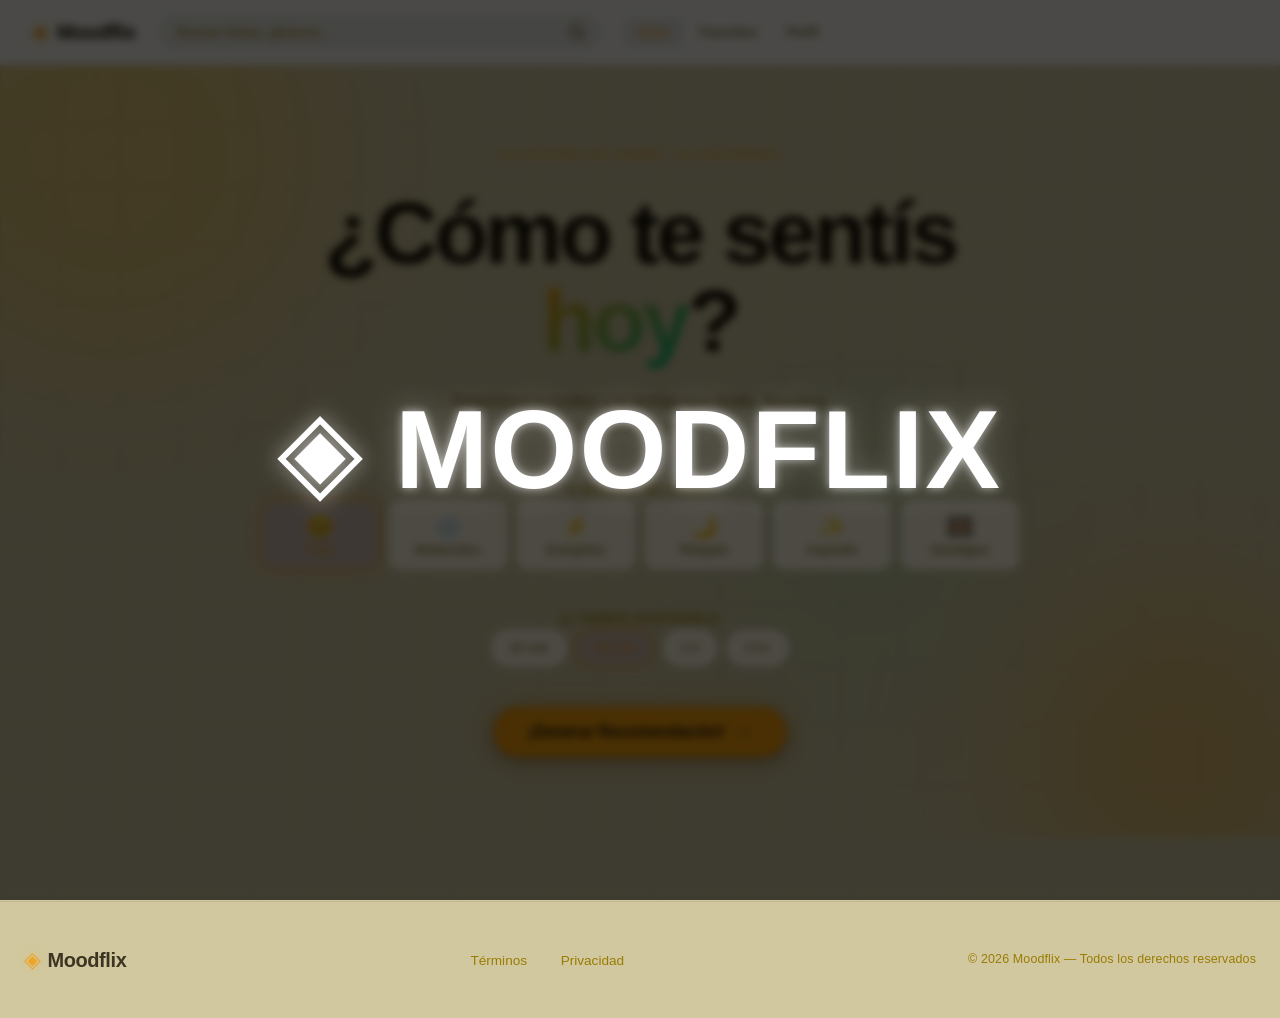
<file: index.html>
<!doctype html>
<html lang="en">
  <head>
    <meta charset="UTF-8" />
    <meta name="viewport" content="width=device-width, initial-scale=1.0" />
    <meta
      name="description"
      content="Moodflix — Descubrí películas y música según tu estado de ánimo y tiempo disponible."
    />
    <title>Moodflix</title>
    <link rel="stylesheet" href="/assets/css/styles.css" />
    <link rel="stylesheet" href="/assets/css/base.css" />
    <link rel="stylesheet" href="/assets/css/card.css" />
    <link rel="stylesheet" href="/assets/css/logo.css" />
  </head>

  <body>
    <!-- INTRO -->
    <div id="intro" class="intro">
      <div class="intro__content">
        <a href="/" class="intro__logo" aria-label="Moodflix — Ir al inicio">
          <span class="intro__icon" aria-hidden="true">◈</span>
          <span class="intro__title">Moodflix</span>
        </a>
      </div>
    </div>

    <!-- AUDIO -->
    <audio id="introSound" preload="auto">
      <source src="./assets/sound/intro.mp3" type="audio/mpeg" />
    </audio>

    <!-- nabvar -->
    <header class="navbar" role="banner">
      <div class="navbar__inner">
        <!-- Logo -->
        <a href="/" class="navbar__logo" aria-label="Moodflix — Ir al inicio">
          <span class="logo__icon" aria-hidden="true">◈</span>
          <span class="logo__text">Moodflix</span>
        </a>

        <!-- Buscador -->
        <div class="navbar__search" role="search">
          <label for="search-input" class="sr-only"
            >Buscar películas o música</label
          >
          <input
            id="search-input"
            type="search"
            class="search__input"
            placeholder="Buscar títulos, géneros…"
            aria-label="Buscar películas o música"
            autocomplete="off"
          />
          <button class="search__btn" aria-label="Ejecutar búsqueda">
            <svg
              aria-hidden="true"
              width="18"
              height="18"
              viewBox="0 0 24 24"
              fill="none"
              stroke="currentColor"
              stroke-width="2"
              stroke-linecap="round"
              stroke-linejoin="round"
            >
              <circle cx="11" cy="11" r="8" />
              <line x1="21" y1="21" x2="16.65" y2="16.65" />
            </svg>
          </button>
        </div>

        <!-- Navegación desktop -->
        <nav class="navbar__nav" aria-label="Navegación principal">
          <ul class="nav__list" role="list">
            <li>
              <a
                href="index.html"
                class="nav__link nav__link--active"
                aria-current="page"
                >Inicio</a
              >
            </li>
            <li>
              <a href="/pages/favorites.html" class="nav__link">Favoritos</a>
            </li>
            <li><a href="/pages/user.html" class="nav__link">Perfil</a></li>
          </ul>
        </nav>

        <!-- Botón hamburguesa (mobile) -->
        <button
          class="navbar__hamburger"
          id="menu-toggle"
          aria-controls="mobile-menu"
          aria-expanded="false"
          aria-label="Abrir menú de navegación"
        >
          <span class="hamburger__bar"></span>
          <span class="hamburger__bar"></span>
          <span class="hamburger__bar"></span>
        </button>
      </div>
      <!-- /.navbar__inner -->

      <!-- Menú mobile desplegable -->
      <nav class="mobile-menu" id="mobile-menu" aria-label="Menú móvil" hidden>
        <ul class="mobile-menu__list" role="list">
          <li>
            <a href="index.html" class="mobile-menu__link" aria-current="page"
              >Inicio</a
            >
          </li>
          <li>
            <a href="/pages/favorites.html" class="mobile-menu__link"
              >Favoritos</a
            >
          </li>
          <li>
            <a href="/pages/user.html" class="mobile-menu__link">Perfil</a>
          </li>
        </ul>
      </nav>
    </header>

    <!-- main -->
    <main id="main-content">
      <!-- ---- HERO / FILTROS ---- -->
      <section class="hero" aria-labelledby="hero-heading">
        <!-- Fondo decorativo -->
        <div class="hero__bg" aria-hidden="true">
          <div class="hero__orb hero__orb--1"></div>
          <div class="hero__orb hero__orb--2"></div>
          <div class="hero__orb hero__orb--3"></div>
          <div class="hero__grid-lines"></div>
        </div>

        <div class="hero__content">
          <p class="hero__eyebrow">Tu estado de ánimo. Tu universo.</p>
          <h1 id="hero-heading" class="hero__title">
            ¿Cómo te sentís<br />
            <em>hoy</em>?
          </h1>
          <p class="hero__subtitle">
            Seleccioná tu humor y el tiempo que tenés. Nosotros hacemos el
            resto.
          </p>

          <!-- Formulario de filtros -->
          <form
            class="filters"
            aria-label="Filtros de recomendación"
            novalidate
          >
            <!-- Estado de Ánimo -->
            <fieldset class="filter-group" aria-describedby="mood-desc">
              <legend class="filter-group__legend">
                <span aria-hidden="true">✦</span> Estado de ánimo
              </legend>
              <p id="mood-desc" class="sr-only">
                Seleccioná un estado de ánimo para personalizar tus
                recomendaciones
              </p>
              <div
                class="mood-grid"
                role="group"
                aria-label="Opciones de estado de ánimo"
              >
                <button
                  type="button"
                  class="mood-btn mood-btn--active"
                  aria-pressed="true"
                  data-mood="feliz"
                >
                  <span class="mood-btn__emoji" aria-hidden="true">😊</span>
                  <span class="mood-btn__label">Feliz</span>
                </button>
                <button
                  type="button"
                  class="mood-btn"
                  aria-pressed="false"
                  data-mood="melancolico"
                >
                  <span class="mood-btn__emoji" aria-hidden="true">🌧️</span>
                  <span class="mood-btn__label">Melancólico</span>
                </button>
                <button
                  type="button"
                  class="mood-btn"
                  aria-pressed="false"
                  data-mood="energetico"
                >
                  <span class="mood-btn__emoji" aria-hidden="true">⚡</span>
                  <span class="mood-btn__label">Energético</span>
                </button>
                <button
                  type="button"
                  class="mood-btn"
                  aria-pressed="false"
                  data-mood="relajado"
                >
                  <span class="mood-btn__emoji" aria-hidden="true">🌙</span>
                  <span class="mood-btn__label">Relajado</span>
                </button>
                <button
                  type="button"
                  class="mood-btn"
                  aria-pressed="false"
                  data-mood="inspirado"
                >
                  <span class="mood-btn__emoji" aria-hidden="true">✨</span>
                  <span class="mood-btn__label">Inspirado</span>
                </button>
                <button
                  type="button"
                  class="mood-btn"
                  aria-pressed="false"
                  data-mood="nostalgico"
                >
                  <span class="mood-btn__emoji" aria-hidden="true">🎞️</span>
                  <span class="mood-btn__label">Nostálgico</span>
                </button>
              </div>
            </fieldset>

            <!-- Tiempo disponible -->
            <fieldset class="filter-group">
              <legend class="filter-group__legend">
                <span aria-hidden="true">◷</span> Tiempo disponible
              </legend>
              <div
                class="time-options"
                role="group"
                aria-label="Opciones de tiempo disponible"
              >
                <label class="time-label">
                  <input
                    class="time-radio"
                    type="radio"
                    name="time"
                    value="15"
                    aria-label="15 minutos"
                  />
                  <span class="time-label__pill">15 min</span>
                </label>
                <label class="time-label">
                  <input
                    class="time-radio"
                    type="radio"
                    name="time"
                    value="30"
                    aria-label="30 minutos"
                    checked
                  />
                  <span class="time-label__pill">30 min</span>
                </label>
                <label class="time-label">
                  <input
                    class="time-radio"
                    type="radio"
                    name="time"
                    value="60"
                    aria-label="1 hora"
                  />
                  <span class="time-label__pill">1 h</span>
                </label>
                <label class="time-label">
                  <input
                    class="time-radio"
                    type="radio"
                    name="time"
                    value="120"
                    aria-label="2 horas o más"
                  />
                  <span class="time-label__pill">2 h+</span>
                </label>
              </div>
            </fieldset>

            <!-- CTA -->
            <button
              type="submit"
              class="cta-btn"
              aria-label="Generar recomendaciones personalizadas"
            >
              <span class="cta-btn__text">¡Generar Recomendación!</span>
              <span class="cta-btn__icon" aria-hidden="true">→</span>
            </button>
          </form>
        </div>
        <!-- /.hero__content -->
      </section>

      <!-- grid de resultados -->
      <section class="results" aria-labelledby="results-heading" hidden>
        <div class="results__header">
          <h2 id="results-heading" class="results__title">Para vos, ahora</h2>
          <p class="results__subtitle">
            Basado en tu estado de ánimo
            <strong id="results-mood-label">Feliz</strong> · 30 min
          </p>
        </div>

        <ul
          class="cards-grid"
          role="list"
          aria-label="Recomendaciones de contenido"
        ></ul>
      </section>
    </main>

    <!-- footer -->
    <footer class="footer" role="contentinfo">
      <div class="footer__inner">
        <!-- Logo footer -->
        <a
          href="/"
          class="footer__logo"
          aria-label="Moodflix — volver al inicio"
        >
          <span class="logo__icon" aria-hidden="true">◈</span>
          <span class="logo__text">Moodflix</span>
        </a>

        <!-- Links legales -->
        <nav class="footer__nav" aria-label="Navegación legal">
          <ul class="footer__list" role="list">
            <li><a href="/terminos" class="footer__link">Términos</a></li>
            <li><a href="/privacidad" class="footer__link">Privacidad</a></li>
          </ul>
        </nav>

        <!-- Copyright -->
        <p class="footer__copy">
          © 2026 Moodflix — Todos los derechos reservados
        </p>
      </div>
    </footer>

    <!-- Scripts -->
    <script src="/assets/js/main.js" type="module" defer></script>
    <script src="/assets/js/recommendation.js" type="module" defer></script>
    <script src="/assets/js/search.js" type="module" defer></script>
    <script src="/assets/js/logo.js" defer></script>
  </body>
</html>
</file>
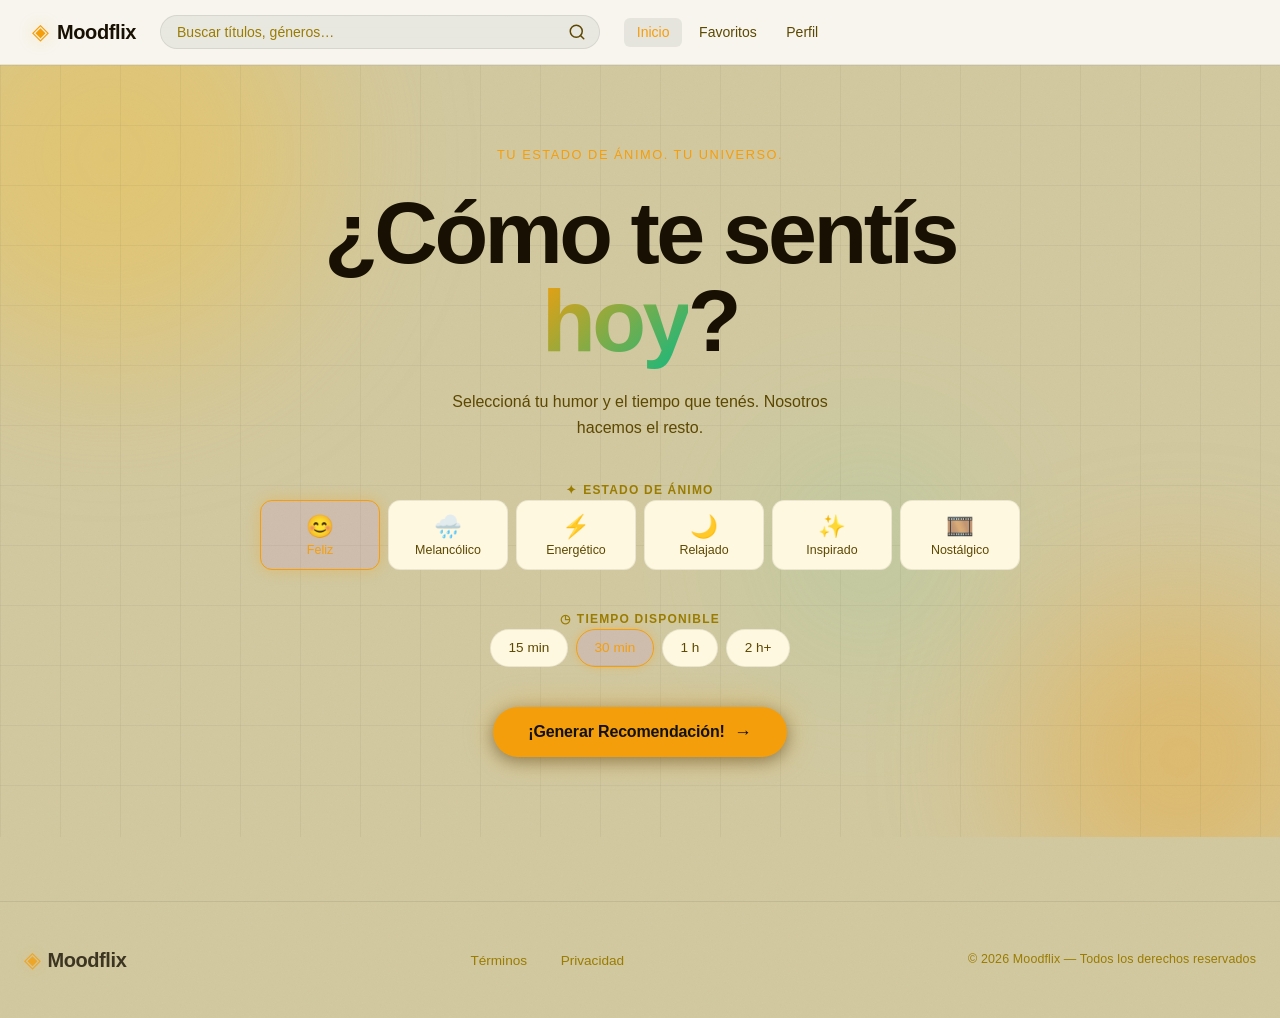
<file: pages/index.html>
<!DOCTYPE html>
<html lang="en">

<head>
    <meta charset="UTF-8">
    <meta name="viewport" content="width=device-width, initial-scale=1.0">
    <meta name="description"
        content="Moodflix — Descubrí películas y música según tu estado de ánimo y tiempo disponible." />
    <title>Moodflix</title>
    <link rel="stylesheet" href="/assets/css/styles.css" />
    <link rel="stylesheet" href="/assets/css/base.css" />
    <link rel="stylesheet" href="/assets/css/card.css">
</head>

<body>
    <!-- nabvar -->
    <header class="navbar" role="banner">
        <div class="navbar__inner">

            <!-- Logo -->
            <a href="/" class="navbar__logo" aria-label="Moodflix — Ir al inicio">
                <span class="logo__icon" aria-hidden="true">◈</span>
                <span class="logo__text">Moodflix</span>
            </a>

            <!-- Buscador -->
            <div class="navbar__search" role="search">
                <label for="search-input" class="sr-only">Buscar películas o música</label>
                <input id="search-input" type="search" class="search__input" placeholder="Buscar títulos, géneros…"
                    aria-label="Buscar películas o música" autocomplete="off" />
                <button class="search__btn" aria-label="Ejecutar búsqueda">
                    <svg aria-hidden="true" width="18" height="18" viewBox="0 0 24 24" fill="none" stroke="currentColor"
                        stroke-width="2" stroke-linecap="round" stroke-linejoin="round">
                        <circle cx="11" cy="11" r="8" />
                        <line x1="21" y1="21" x2="16.65" y2="16.65" />
                    </svg>
                </button>
            </div>

            <!-- Navegación desktop -->
            <nav class="navbar__nav" aria-label="Navegación principal">
                <ul class="nav__list" role="list">
                    <li><a href="/pages/index.html" class="nav__link nav__link--active" aria-current="page">Inicio</a></li>
                    <li><a href="/pages/favorites.html" class="nav__link">Favoritos</a></li>
                    <li><a href="/pages/user.html" class="nav__link">Perfil</a></li>
                </ul>
            </nav>

            <!-- Botón hamburguesa (mobile) -->
            <button class="navbar__hamburger" id="menu-toggle" aria-controls="mobile-menu" aria-expanded="false"
                aria-label="Abrir menú de navegación">
                <span class="hamburger__bar"></span>
                <span class="hamburger__bar"></span>
                <span class="hamburger__bar"></span>
            </button>

        </div><!-- /.navbar__inner -->

        <!-- Menú mobile desplegable -->
        <nav class="mobile-menu" id="mobile-menu" aria-label="Menú móvil" hidden>
            <ul class="mobile-menu__list" role="list">
                <li><a href="/pages/index.html" class="mobile-menu__link" aria-current="page">Inicio</a></li>
                <li><a href="/pages/favorites.html" class="mobile-menu__link">Favoritos</a></li>
                <li><a href="/pages/user.html" class="mobile-menu__link">Perfil</a></li>
            </ul>
        </nav>

    </header>

    <!-- main -->
    <main id="main-content">

        <!-- ---- HERO / FILTROS ---- -->
        <section class="hero" aria-labelledby="hero-heading">

            <!-- Fondo decorativo -->
            <div class="hero__bg" aria-hidden="true">
                <div class="hero__orb hero__orb--1"></div>
                <div class="hero__orb hero__orb--2"></div>
                <div class="hero__orb hero__orb--3"></div>
                <div class="hero__grid-lines"></div>
            </div>

            <div class="hero__content">
                <p class="hero__eyebrow">Tu estado de ánimo. Tu universo.</p>
                <h1 id="hero-heading" class="hero__title">
                    ¿Cómo te sentís<br />
                    <em>hoy</em>?
                </h1>
                <p class="hero__subtitle">Seleccioná tu humor y el tiempo que tenés. Nosotros hacemos el resto.</p>

                <!-- Formulario de filtros -->
                <form class="filters" aria-label="Filtros de recomendación" novalidate>

                    <!-- Estado de Ánimo -->
                    <fieldset class="filter-group" aria-describedby="mood-desc">
                        <legend class="filter-group__legend">
                            <span aria-hidden="true">✦</span> Estado de ánimo
                        </legend>
                        <p id="mood-desc" class="sr-only">Seleccioná un estado de ánimo para personalizar tus
                            recomendaciones</p>
                        <div class="mood-grid" role="group" aria-label="Opciones de estado de ánimo">
                            <button type="button" class="mood-btn mood-btn--active" aria-pressed="true"
                                data-mood="feliz">
                                <span class="mood-btn__emoji" aria-hidden="true">😊</span>
                                <span class="mood-btn__label">Feliz</span>
                            </button>
                            <button type="button" class="mood-btn" aria-pressed="false" data-mood="melancolico">
                                <span class="mood-btn__emoji" aria-hidden="true">🌧️</span>
                                <span class="mood-btn__label">Melancólico</span>
                            </button>
                            <button type="button" class="mood-btn" aria-pressed="false" data-mood="energetico">
                                <span class="mood-btn__emoji" aria-hidden="true">⚡</span>
                                <span class="mood-btn__label">Energético</span>
                            </button>
                            <button type="button" class="mood-btn" aria-pressed="false" data-mood="relajado">
                                <span class="mood-btn__emoji" aria-hidden="true">🌙</span>
                                <span class="mood-btn__label">Relajado</span>
                            </button>
                            <button type="button" class="mood-btn" aria-pressed="false" data-mood="inspirado">
                                <span class="mood-btn__emoji" aria-hidden="true">✨</span>
                                <span class="mood-btn__label">Inspirado</span>
                            </button>
                            <button type="button" class="mood-btn" aria-pressed="false" data-mood="nostalgico">
                                <span class="mood-btn__emoji" aria-hidden="true">🎞️</span>
                                <span class="mood-btn__label">Nostálgico</span>
                            </button>
                        </div>
                    </fieldset>

                    <!-- Tiempo disponible -->
                    <fieldset class="filter-group">
                        <legend class="filter-group__legend">
                            <span aria-hidden="true">◷</span> Tiempo disponible
                        </legend>
                        <div class="time-options" role="group" aria-label="Opciones de tiempo disponible">
                            <label class="time-label">
                                <input class="time-radio" type="radio" name="time" value="15" aria-label="15 minutos" />
                                <span class="time-label__pill">15 min</span>
                            </label>
                            <label class="time-label">
                                <input class="time-radio" type="radio" name="time" value="30" aria-label="30 minutos"
                                    checked />
                                <span class="time-label__pill">30 min</span>
                            </label>
                            <label class="time-label">
                                <input class="time-radio" type="radio" name="time" value="60" aria-label="1 hora" />
                                <span class="time-label__pill">1 h</span>
                            </label>
                            <label class="time-label">
                                <input class="time-radio" type="radio" name="time" value="120"
                                    aria-label="2 horas o más" />
                                <span class="time-label__pill">2 h+</span>
                            </label>
                        </div>
                    </fieldset>

                    <!-- CTA -->
                    <button type="submit" class="cta-btn" aria-label="Generar recomendaciones personalizadas">
                        <span class="cta-btn__text">¡Generar Recomendación!</span>
                        <span class="cta-btn__icon" aria-hidden="true">→</span>
                    </button>

                </form>
            </div><!-- /.hero__content -->
        </section>

        <!-- grid de resultados -->
         <section class="results" aria-labelledby="results-heading" hidden>
            <div class="results__header">
                <h2 id="results-heading" class="results__title">Para vos, ahora</h2>
                <p class="results__subtitle">Basado en tu estado de ánimo <strong id="results-mood-label">Feliz</strong>
                    · 30
                    min</p>
            </div>

            <ul class="cards-grid" role="list" aria-label="Recomendaciones de contenido">
            </ul>
        </section>

    </main>

    <!-- footer -->
    <footer class="footer" role="contentinfo">
        <div class="footer__inner">

            <!-- Logo footer -->
            <a href="/" class="footer__logo" aria-label="Moodflix — volver al inicio">
                <span class="logo__icon" aria-hidden="true">◈</span>
                <span class="logo__text">Moodflix</span>
            </a>

            <!-- Links legales -->
            <nav class="footer__nav" aria-label="Navegación legal">
                <ul class="footer__list" role="list">
                    <li><a href="/terminos" class="footer__link">Términos</a></li>
                    <li><a href="/privacidad" class="footer__link">Privacidad</a></li>
                </ul>
            </nav>

            <!-- Copyright -->
            <p class="footer__copy">© 2026 Moodflix — Todos los derechos reservados</p>

        </div>
    </footer>

    <!-- Scripts -->
    <script src="/assets/js/main.js" type="module" defer></script>
    <script src="/assets/js/recommendation.js" type="module" defer></script>
</body>

</html>
</file>
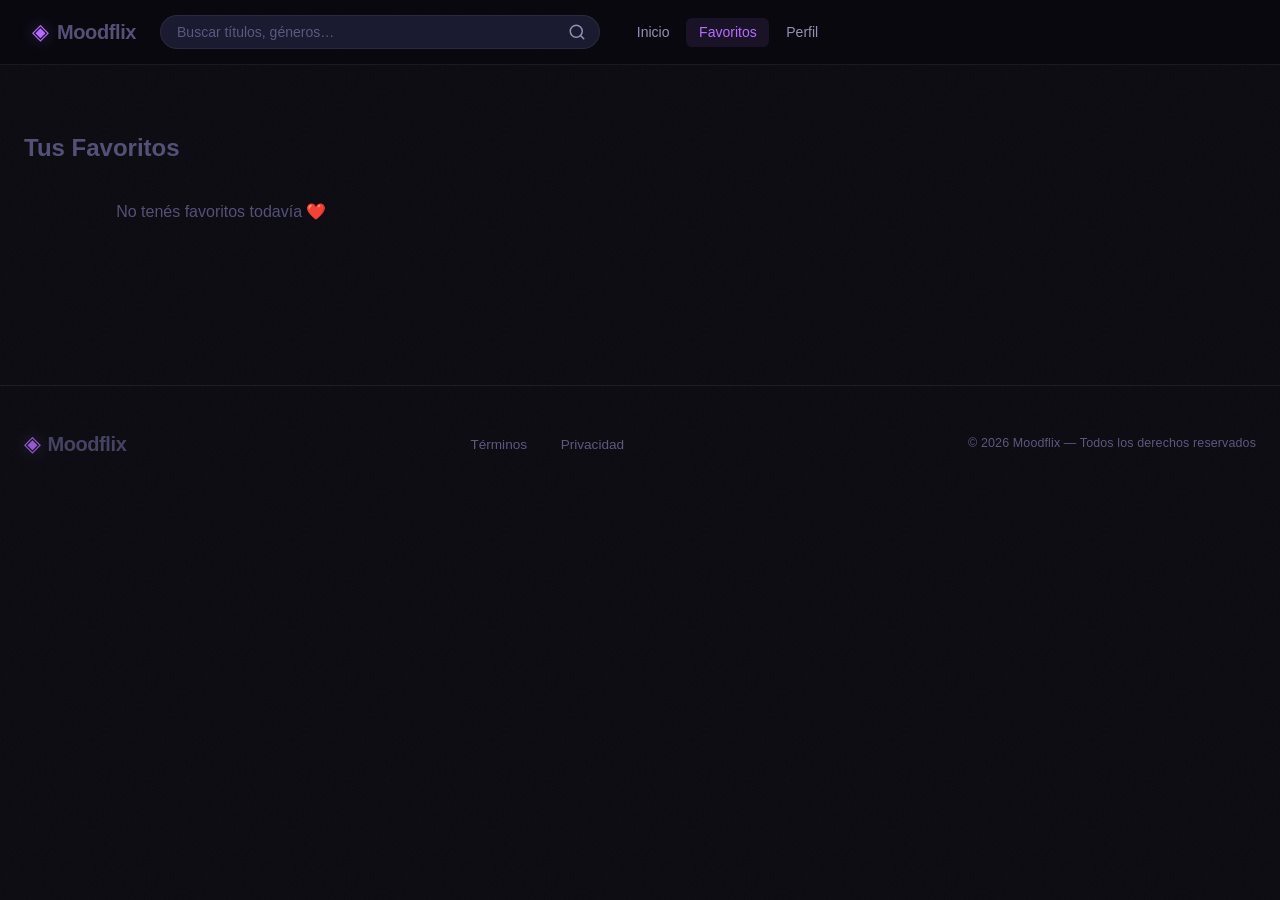
<file: pages/favorites.html>
<!DOCTYPE html>
<html lang="en">
<head>
    <meta charset="UTF-8">
    <meta name="viewport" content="width=device-width, initial-scale=1.0">
    <title>Favorites</title>
    <link rel="stylesheet" href="/assets/css/styles.css">
    <link rel="stylesheet" href="/assets/css/card.css">
    <link rel="stylesheet" href="/assets/css/base.css">
</head>
<body>
        <!-- nabvar -->
    <header class="navbar" role="banner">
        <div class="navbar__inner">

            <!-- Logo -->
            <a href="/" class="navbar__logo" aria-label="Moodflix — Ir al inicio">
                <span class="logo__icon" aria-hidden="true">◈</span>
                <span class="logo__text">Moodflix</span>
            </a>

            <!-- Buscador -->
            <div class="navbar__search" role="search">
                <label for="search-input" class="sr-only">Buscar películas o música</label>
                <input id="search-input" type="search" class="search__input" placeholder="Buscar títulos, géneros…"
                    aria-label="Buscar películas o música" autocomplete="off" />
                <button class="search__btn" aria-label="Ejecutar búsqueda">
                    <svg aria-hidden="true" width="18" height="18" viewBox="0 0 24 24" fill="none" stroke="currentColor"
                        stroke-width="2" stroke-linecap="round" stroke-linejoin="round">
                        <circle cx="11" cy="11" r="8" />
                        <line x1="21" y1="21" x2="16.65" y2="16.65" />
                    </svg>
                </button>
            </div>

            <!-- Navegación desktop -->
            <nav class="navbar__nav" aria-label="Navegación principal">
                <ul class="nav__list" role="list">
                    <li><a href="../index.html" class="nav__link">Inicio</a></li>
                    <li><a href="/pages/favorites.html" class="nav__link nav__link--active" aria-current="page">Favoritos</a></li>
                    <li><a href="/pages/user.html" class="nav__link">Perfil</a></li>
                </ul>
            </nav>

            <!-- Botón hamburguesa (mobile) -->
            <button class="navbar__hamburger" id="menu-toggle" aria-controls="mobile-menu" aria-expanded="false"
                aria-label="Abrir menú de navegación">
                <span class="hamburger__bar"></span>
                <span class="hamburger__bar"></span>
                <span class="hamburger__bar"></span>
            </button>

        </div><!-- /.navbar__inner -->

        <!-- Menú mobile desplegable -->
        <nav class="mobile-menu" id="mobile-menu" aria-label="Menú móvil" hidden>
            <ul class="mobile-menu__list" role="list">
                <li><a href="../index.html" class="mobile-menu__link">Inicio</a></li>
                <li><a href="/pages/favorites.html" class="mobile-menu__link" aria-current="page">Favoritos</a></li>
                <li><a href="/pages/user.html" class="mobile-menu__link">Perfil</a></li>
            </ul>
        </nav>

    </header>

    <main>
        <section class="results">
            <h1 class="favorites__title">Tus Favoritos</h1>
            <div id="favorites-container" class="favorites__container">
                <ul class="cards-grid"></ul>
            </div>
        </section>
    </main>

    <!-- footer -->
    <footer class="footer" role="contentinfo">
        <div class="footer__inner">

            <!-- Logo footer -->
            <a href="/" class="footer__logo" aria-label="Moodflix — volver al inicio">
                <span class="logo__icon" aria-hidden="true">◈</span>
                <span class="logo__text">Moodflix</span>
            </a>

            <!-- Links legales -->
            <nav class="footer__nav" aria-label="Navegación legal">
                <ul class="footer__list" role="list">
                    <li><a href="/terminos" class="footer__link">Términos</a></li>
                    <li><a href="/privacidad" class="footer__link">Privacidad</a></li>
                </ul>
            </nav>

            <!-- Copyright -->
            <p class="footer__copy">© 2026 Moodflix — Todos los derechos reservados</p>

        </div>
    </footer>
    
    <script type="module" src="/assets/js/favorite.js"></script>
    <script type="module" src="/assets/js/search.js"></script>
</body>
</html>
</file>
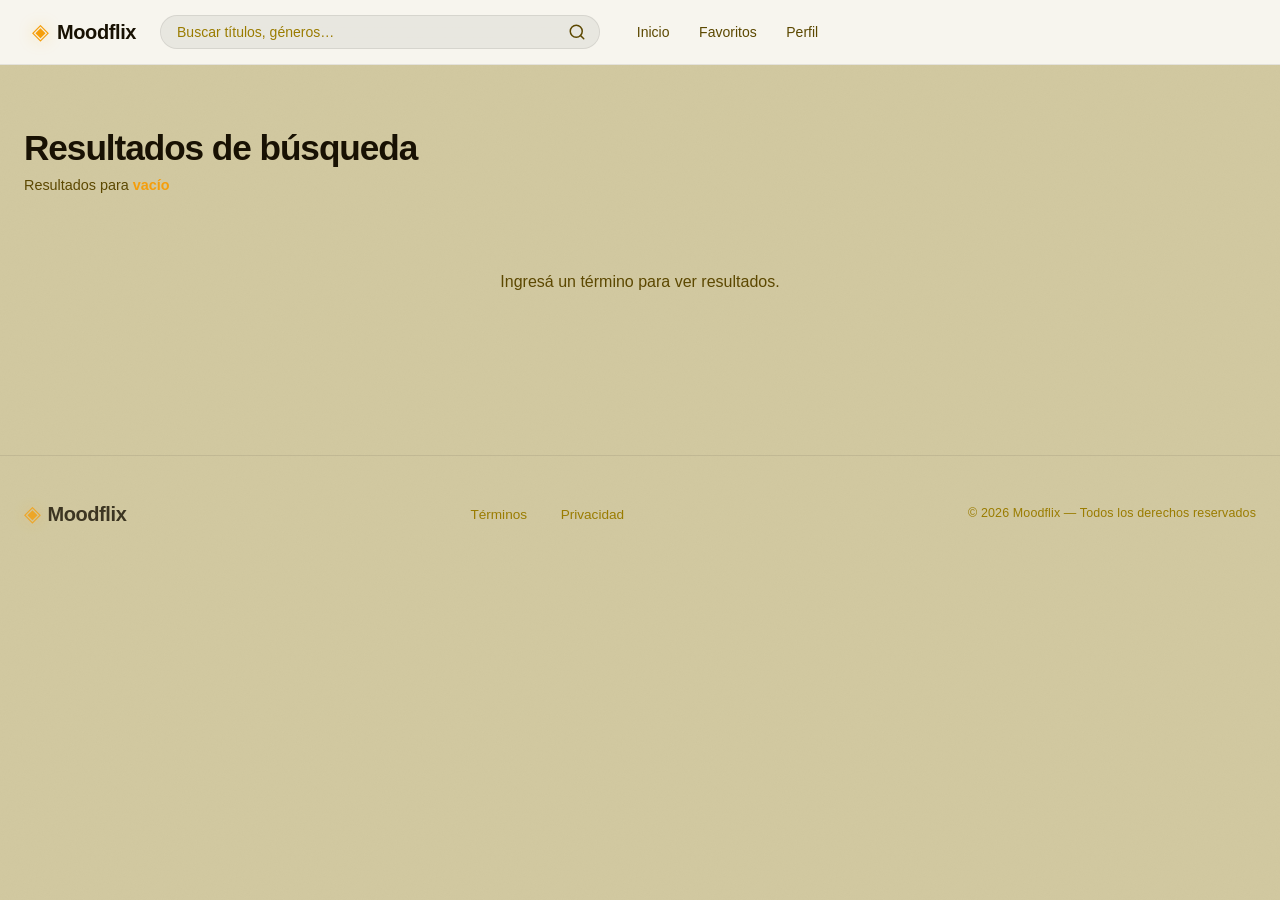
<file: pages/search.html>
<!DOCTYPE html>
<html lang="en">

<head>
  <meta charset="UTF-8" />
  <meta name="viewport" content="width=device-width, initial-scale=1.0" />
  <title>Resultados de búsqueda — Moodflix</title>
  <link rel="stylesheet" href="/assets/css/styles.css" />
  <link rel="stylesheet" href="/assets/css/base.css" />
  <link rel="stylesheet" href="/assets/css/card.css" />
</head>

<body>
  <header class="navbar" role="banner">
    <div class="navbar__inner">
      <a href="../index.html" class="navbar__logo" aria-label="Moodflix — Ir al inicio">
        <span class="logo__icon" aria-hidden="true">◈</span>
        <span class="logo__text">Moodflix</span>
      </a>

      <div class="navbar__search" role="search">
        <label for="search-input" class="sr-only">Buscar películas o música</label>
        <input id="search-input" type="search" class="search__input" placeholder="Buscar títulos, géneros…"
          aria-label="Buscar películas o música" autocomplete="off" />
        <button class="search__btn" aria-label="Ejecutar búsqueda">
          <svg aria-hidden="true" width="18" height="18" viewBox="0 0 24 24" fill="none" stroke="currentColor"
            stroke-width="2" stroke-linecap="round" stroke-linejoin="round">
            <circle cx="11" cy="11" r="8" />
            <line x1="21" y1="21" x2="16.65" y2="16.65" />
          </svg>
        </button>
      </div>

      <nav class="navbar__nav" aria-label="Navegación principal">
        <ul class="nav__list" role="list">
          <li><a href="../index.html" class="nav__link">Inicio</a></li>
          <li><a href="/pages/favorites.html" class="nav__link">Favoritos</a></li>
          <li><a href="/pages/user.html" class="nav__link">Perfil</a></li>
        </ul>
      </nav>

      <button class="navbar__hamburger" id="menu-toggle" aria-controls="mobile-menu" aria-expanded="false"
        aria-label="Abrir menú de navegación">
        <span class="hamburger__bar"></span>
        <span class="hamburger__bar"></span>
        <span class="hamburger__bar"></span>
      </button>
    </div>

    <nav class="mobile-menu" id="mobile-menu" aria-label="Menú móvil" hidden>
      <ul class="mobile-menu__list" role="list">
        <li><a href="../index.html" class="mobile-menu__link">Inicio</a></li>
        <li><a href="/pages/favorites.html" class="mobile-menu__link">Favoritos</a></li>
        <li><a href="/pages/user.html" class="mobile-menu__link">Perfil</a></li>
      </ul>
    </nav>
  </header>

  <main>
    <section class="results" aria-labelledby="results-heading">
      <div class="results__header">
        <h2 id="results-heading" class="results__title">Resultados de búsqueda</h2>
        <p class="results__subtitle">Resultados para <strong class="search-results__query">...</strong></p>
      </div>

      <ul class="cards-grid" role="list" aria-label="Resultados de búsqueda"></ul>
    </section>
  </main>

  <footer class="footer" role="contentinfo">
    <div class="footer__inner">
      <a href="../index.html" class="footer__logo" aria-label="Moodflix — volver al inicio">
        <span class="logo__icon" aria-hidden="true">◈</span>
        <span class="logo__text">Moodflix</span>
      </a>
      <nav class="footer__nav" aria-label="Navegación legal">
        <ul class="footer__list" role="list">
          <li><a href="/terminos" class="footer__link">Términos</a></li>
          <li><a href="/privacidad" class="footer__link">Privacidad</a></li>
        </ul>
      </nav>
      <p class="footer__copy">© 2026 Moodflix — Todos los derechos reservados</p>
    </div>
  </footer>

  <script src="/assets/js/main.js" type="module" defer></script>
  <script src="/assets/js/search-page.js" type="module" defer></script>
  <script src="/assets/js/search.js" type="module" defer></script>
</body>

</html>
</file>
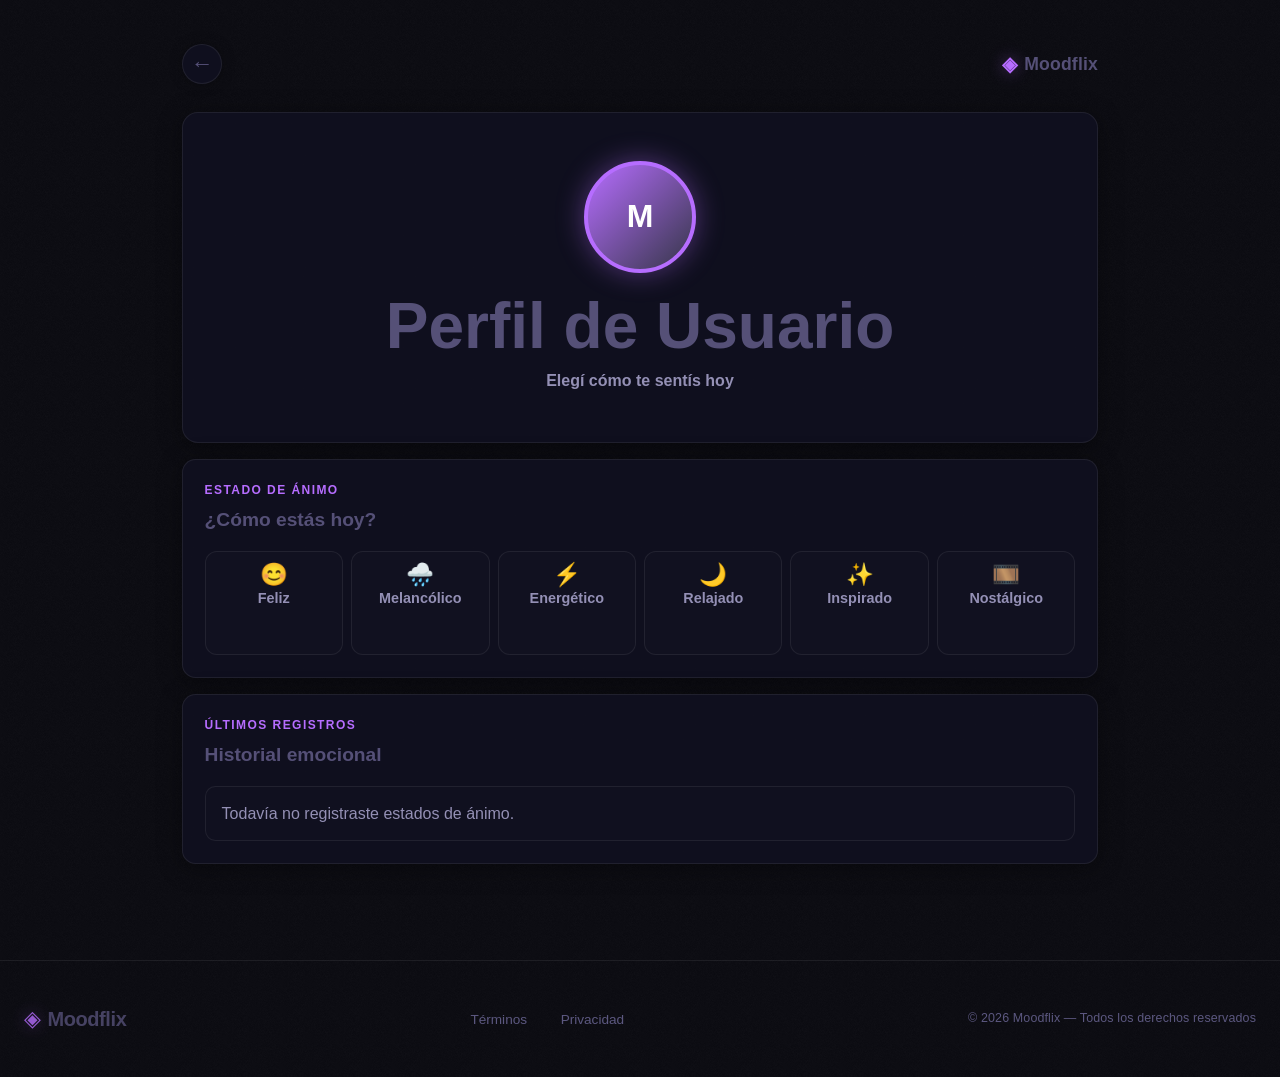
<file: pages/user.html>
<!DOCTYPE html>
<html lang="es">

<head>
    <meta charset="utf-8">
    <meta name="viewport" content="width=device-width, initial-scale=1">
    <title>Perfil - Moodflix</title>
    <link rel="stylesheet" href="../assets/css/user.css">
    <link rel="stylesheet" href="/assets/css/styles.css">
    <link rel="stylesheet" href="/assets/css/base.css">
</head>

<body>
    <main class="profile" id="main-content">

        <nav class="profile-nav" aria-label="Navegación del perfil">
            <a href="../index.html" class="profile-nav__back" aria-label="Volver al inicio">
                <span class="profile-nav__arrow" aria-hidden="true">←</span>
             </a>

             <a href="../index.html" class="profile-nav__logo" aria-label="Moodflix - Ir al inicio">
                 <span class="profile-nav__logo-icon" aria-hidden="true">◈</span>
                 <span class="profile-nav__logo-text">Moodflix</span>
            </a>
        </nav>

        <header class="profile__header">
            <div class="profile__avatar" id="profile-pic" aria-hidden="true">M</div>
            <p class="profile__eyebrow"></p>
            <h1>Perfil de Usuario</h1>
            <p id="mood-title" class="profile__mood" aria-live="polite">Elegí cómo te sentís hoy</p>
        </header>

        <section class="mood-panel" aria-labelledby="mood-heading">
            <div class="section-heading">
                <p class="section-heading__eyebrow">Estado de ánimo</p>
                <h2 id="mood-heading">¿Cómo estás hoy?</h2>
            </div>

            <div class="mood-grid" id="mood-options" role="group" aria-label="Opciones de estado de ánimo">
                <button class="mood-btn" type="button" data-mood="feliz" aria-pressed="false">
                    <span class="mood-btn__emoji" aria-hidden="true">😊</span>
                    <span class="mood-btn__label">Feliz</span>
                </button>
                <button class="mood-btn" type="button" data-mood="melancolico" aria-pressed="false">
                    <span class="mood-btn__emoji" aria-hidden="true">🌧️</span>
                    <span class="mood-btn__label">Melancólico</span>
                </button>
                <button class="mood-btn" type="button" data-mood="energetico" aria-pressed="false">
                    <span class="mood-btn__emoji" aria-hidden="true">⚡</span>
                    <span class="mood-btn__label">Energético</span>
                </button>
                <button class="mood-btn" type="button" data-mood="relajado" aria-pressed="false">
                    <span class="mood-btn__emoji" aria-hidden="true">🌙</span>
                    <span class="mood-btn__label">Relajado</span>
                </button>
                <button class="mood-btn" type="button" data-mood="inspirado" aria-pressed="false">
                    <span class="mood-btn__emoji" aria-hidden="true">✨</span>
                    <span class="mood-btn__label">Inspirado</span>
                </button>
                <button class="mood-btn" type="button" data-mood="nostalgico" aria-pressed="false">
                    <span class="mood-btn__emoji" aria-hidden="true">🎞️</span>
                    <span class="mood-btn__label">Nostálgico</span>
                </button>
            </div>
        </section>

        <section class="history-panel" aria-labelledby="history-heading">
            <div class="section-heading">
                <p class="section-heading__eyebrow">Últimos registros</p>
                <h2 id="history-heading">Historial emocional</h2>
            </div>
            <ul id="mood-history" class="history-list" aria-label="Últimos estados de ánimo"></ul>
        </section>

        <p id="mood-announcement" class="sr-only" aria-live="polite"></p>
    </main>

    <!-- footer -->
    <footer class="footer" role="contentinfo">
        <div class="footer__inner">

            <!-- Logo footer -->
            <a href="/" class="footer__logo" aria-label="Moodflix — volver al inicio">
                <span class="logo__icon" aria-hidden="true">◈</span>
                <span class="logo__text">Moodflix</span>
            </a>

            <!-- Links legales -->
            <nav class="footer__nav" aria-label="Navegación legal">
                <ul class="footer__list" role="list">
                    <li><a href="/terminos" class="footer__link">Términos</a></li>
                    <li><a href="/privacidad" class="footer__link">Privacidad</a></li>
                </ul>
            </nav>

            <!-- Copyright -->
            <p class="footer__copy">© 2026 Moodflix — Todos los derechos reservados</p>

        </div>
    </footer>

    <script src="../assets/js/user.js"></script>
</body>

</html>
</file>
<file: assets/css/styles.css>
@media (min-width: 0) {
  /* ----------------------------------------------------------------
   1. NAVBAR
  -------------------------------------------------------------- */
  .navbar {
    position: sticky;
    top: 0;
    z-index: 100;
    background: rgba(9, 9, 15, 0.85);
    backdrop-filter: blur(20px);
    -webkit-backdrop-filter: blur(20px);
    border-bottom: 1px solid var(--color-border);
  }

  .navbar__inner {
    display: flex;
    align-items: center;
    gap: var(--space-md);
    padding: 0.75rem var(--space-lg);
    max-width: 1280px;
    margin: 0 auto;
  }

  /* Logo */
  .navbar__logo {
    display: flex;
    align-items: center;
    gap: 0.5rem;
    flex-shrink: 0;
    transition: opacity var(--transition-fast);
  }

  .navbar__logo:hover {
    opacity: 0.85;
  }

  .logo__icon {
    font-size: 1.4rem;
    color: var(--color-accent);
    filter: drop-shadow(0 0 8px var(--color-accent-glow));
  }

  .logo__text {
    font-family: var(--font-display);
    font-size: 1.25rem;
    font-weight: 800;
    color: var(--color-text-primary);
    letter-spacing: -0.02em;
  }

  /* Buscador */
  .navbar__search {
    position: relative;
    flex: 1;
    max-width: 360px;
    margin: 0 auto;
  }

  .search__input {
    width: 100%;
    background: var(--color-surface-2);
    border: 1px solid var(--color-border);
    border-radius: var(--radius-full);
    color: var(--color-text-primary);
    font-family: var(--font-body);
    font-size: 0.875rem;
    padding: 0.5rem 2.75rem 0.5rem 1rem;
    transition: border-color var(--transition-base), box-shadow var(--transition-base);
    appearance: none;
  }

  .search__input::placeholder {
    color: var(--color-text-muted);
  }

  .search__input:focus-visible {
    border-color: var(--color-accent);
    box-shadow: 0 0 0 3px var(--color-accent-glow);
    outline: none;
  }

  .search__input::-webkit-search-cancel-button {
    display: none;
  }

  .search__btn {
    position: absolute;
    right: 0.65rem;
    top: 50%;
    transform: translateY(-50%);
    color: var(--color-text-secondary);
    display: flex;
    align-items: center;
    padding: 0.25rem;
    border-radius: var(--radius-sm);
    transition: color var(--transition-fast);
  }

  .search__btn:hover {
    color: var(--color-accent);
  }

  /* Nav desktop */
  .navbar__nav {
    display: none;
  }

  .nav__list {
    display: flex;
    align-items: center;
    gap: var(--space-xs);
  }

  .nav__link {
    font-size: 0.875rem;
    font-weight: 500;
    color: var(--color-text-secondary);
    padding: 0.4rem 0.8rem;
    border-radius: var(--radius-sm);
    transition: color var(--transition-fast), background var(--transition-fast);
  }

  .nav__link:hover {
    color: var(--color-text-primary);
    background: var(--color-surface-2);
  }

  .nav__link--active {
    color: var(--color-accent);
    background: rgba(182, 109, 255, 0.1);
  }

  /* Hamburguesa */
  .navbar__hamburger {
    display: flex;
    flex-direction: column;
    gap: 5px;
    padding: 0.5rem;
    border-radius: var(--radius-sm);
    flex-shrink: 0;
    margin-left: auto;
  }

  .hamburger__bar {
    display: block;
    width: 22px;
    height: 2px;
    background: var(--color-text-primary);
    border-radius: 2px;
    transition: transform var(--transition-base), opacity var(--transition-base);
    transform-origin: center;
  }

  .navbar__hamburger.is-open .hamburger__bar:nth-child(1) {
    transform: translateY(7px) rotate(45deg);
  }

  .navbar__hamburger.is-open .hamburger__bar:nth-child(2) {
    opacity: 0;
    transform: scaleX(0);
  }

  .navbar__hamburger.is-open .hamburger__bar:nth-child(3) {
    transform: translateY(-7px) rotate(-45deg);
  }

  /* Menú mobile */
  .mobile-menu {
    border-top: 1px solid var(--color-border);
    padding: var(--space-sm) 0;
    animation: slideDown 200ms ease forwards;
  }

  @keyframes slideDown {
    from {
      opacity: 0;
      transform: translateY(-8px);
    }

    to {
      opacity: 1;
      transform: translateY(0);
    }
  }

  .mobile-menu__link {
    display: block;
    padding: 0.75rem var(--space-lg);
    font-size: 0.9rem;
    font-weight: 500;
    color: var(--color-text-secondary);
    border-radius: var(--radius-sm);
    transition: color var(--transition-fast), background var(--transition-fast);
  }

  .mobile-menu__link:hover,
  .mobile-menu__link[aria-current="page"] {
    color: var(--color-accent);
    background: rgba(182, 109, 255, 0.06);
  }

  /* ----------------------------------------------------------------
   2. HERO
---------------------------------------------------------------- */
  .hero {
    position: relative;
    overflow: hidden;
    padding: var(--space-2xl) var(--space-lg);
    text-align: center;
  }

  .hero__bg {
    position: absolute;
    inset: 0;
    pointer-events: none;
    z-index: 0;
  }

  .hero__orb {
    position: absolute;
    border-radius: 50%;
    filter: blur(80px);
    opacity: 0.35;
  }

  .hero__orb--1 {
    width: 420px;
    height: 420px;
    background: var(--color-accent);
    top: -120px;
    left: -100px;
    animation: orbPulse 8s ease-in-out infinite alternate;
  }

  .hero__orb--2 {
    width: 320px;
    height: 320px;
    background: #4f2bff;
    bottom: -80px;
    right: -60px;
    animation: orbPulse 10s ease-in-out infinite alternate-reverse;
  }

  .hero__orb--3 {
    width: 200px;
    height: 200px;
    background: var(--color-neon);
    top: 50%;
    left: 60%;
    opacity: 0.15;
    animation: orbPulse 12s ease-in-out infinite alternate;
  }

  @keyframes orbPulse {
    from {
      transform: scale(1) translate(0, 0);
    }

    to {
      transform: scale(1.15) translate(20px, 15px);
    }
  }

  .hero__grid-lines {
    position: absolute;
    inset: 0;
    background-image:
      linear-gradient(rgba(255, 255, 255, 0.025) 1px, transparent 1px),
      linear-gradient(90deg, rgba(255, 255, 255, 0.025) 1px, transparent 1px);
    background-size: 60px 60px;
  }

  .hero__content {
    position: relative;
    z-index: 1;
    max-width: 760px;
    margin: 0 auto;
    display: flex;
    flex-direction: column;
    align-items: center;
    gap: var(--space-lg);
  }

  .hero__eyebrow {
    font-size: 0.8rem;
    font-weight: 500;
    letter-spacing: 0.12em;
    text-transform: uppercase;
    color: var(--color-accent);
  }

  .hero__title {
    font-family: var(--font-display);
    font-size: clamp(2.8rem, 8vw, 5.5rem);
    font-weight: 800;
    line-height: 1;
    letter-spacing: -0.04em;
    color: var(--color-text-primary);
  }

  .hero__title em {
    font-style: normal;
    background: linear-gradient(135deg, var(--color-accent) 0%, var(--color-neon) 100%);
    -webkit-background-clip: text;
    -webkit-text-fill-color: transparent;
    background-clip: text;
  }

  .hero__subtitle {
    font-size: 1rem;
    color: var(--color-text-secondary);
    max-width: 420px;
  }

  /* ----------------------------------------------------------------
   3. FILTROS
---------------------------------------------------------------- */
  .filters {
    width: 100%;
    display: flex;
    flex-direction: column;
    gap: var(--space-xl);
    align-items: center;
    margin-top: var(--space-md);
  }

  .filter-group {
    border: none;
    padding: 0;
    width: 100%;
    display: flex;
    flex-direction: column;
    gap: var(--space-md);
    align-items: center;
  }

  .filter-group__legend {
    font-family: var(--font-display);
    font-size: 0.75rem;
    font-weight: 700;
    letter-spacing: 0.1em;
    text-transform: uppercase;
    color: var(--color-text-muted);
    display: flex;
    align-items: center;
    gap: 0.35rem;
  }

  /* Mood buttons */
  .mood-grid {
    display: grid;
    grid-template-columns: repeat(3, 1fr);
    gap: var(--space-sm);
    width: 100%;
    max-width: 480px;
  }

  .mood-btn {
    display: flex;
    flex-direction: column;
    align-items: center;
    gap: 0.3rem;
    padding: 0.75rem 0.5rem;
    background: var(--color-surface);
    border: 1px solid var(--color-border);
    border-radius: var(--radius-md);
    color: var(--color-text-secondary);
    font-size: 0.78rem;
    font-weight: 500;
    transition:
      background var(--transition-base),
      border-color var(--transition-base),
      color var(--transition-base),
      transform var(--transition-fast),
      box-shadow var(--transition-base);
  }

  .mood-btn:hover {
    background: var(--color-surface-2);
    color: var(--color-text-primary);
    transform: translateY(-2px);
  }

  .mood-btn--active,
  .mood-btn[aria-pressed="true"] {
    background: rgba(182, 109, 255, 0.12);
    border-color: var(--color-accent);
    color: var(--color-accent);
    box-shadow: 0 0 16px var(--color-accent-glow);
  }

  .mood-btn__emoji {
    font-size: 1.4rem;
  }

  .mood-btn__label {
    line-height: 1;
  }

  /* Time pills */
  .time-options {
    display: flex;
    flex-wrap: wrap;
    gap: var(--space-sm);
    justify-content: center;
  }

  .time-label {
    cursor: pointer;
  }

  .time-radio {
    position: absolute;
    opacity: 0;
    width: 0;
    height: 0;
  }

  .time-label__pill {
    display: inline-block;
    padding: 0.45rem 1.1rem;
    background: var(--color-surface);
    border: 1px solid var(--color-border);
    border-radius: var(--radius-full);
    font-size: 0.85rem;
    font-weight: 500;
    color: var(--color-text-secondary);
    transition:
      background var(--transition-base),
      border-color var(--transition-base),
      color var(--transition-base),
      box-shadow var(--transition-base);
  }

  .time-radio:checked+.time-label__pill {
    background: rgba(182, 109, 255, 0.12);
    border-color: var(--color-accent);
    color: var(--color-accent);
    box-shadow: 0 0 10px var(--color-accent-glow);
  }

  .time-label:hover .time-label__pill {
    background: var(--color-surface-2);
    color: var(--color-text-primary);
  }

  .time-radio:focus-visible+.time-label__pill {
    outline: 2px solid var(--color-accent);
    outline-offset: 3px;
  }

  /* CTA */
  .cta-btn {
    display: inline-flex;
    align-items: center;
    gap: 0.6rem;
    padding: 0.9rem 2.2rem;
    background: var(--color-accent);
    color: #fff;
    font-family: var(--font-display);
    font-size: 1rem;
    font-weight: 700;
    letter-spacing: -0.01em;
    border-radius: var(--radius-full);
    box-shadow: 0 0 32px var(--color-accent-glow), 0 4px 16px rgba(0, 0, 0, 0.4);
    transition:
      transform var(--transition-fast),
      box-shadow var(--transition-base),
      background var(--transition-base);
    position: relative;
    overflow: hidden;
  }

  .cta-btn::before {
    content: '';
    position: absolute;
    top: 0;
    left: -100%;
    width: 60%;
    height: 100%;
    background: linear-gradient(90deg, transparent, rgba(255, 255, 255, 0.2), transparent);
    transition: left 500ms ease;
  }

  .cta-btn:hover::before {
    left: 150%;
  }

  .cta-btn:hover {
    transform: translateY(-2px) scale(1.02);
    box-shadow: 0 0 48px var(--color-accent-glow), 0 8px 24px rgba(0, 0, 0, 0.5);
  }

  .cta-btn:active {
    transform: translateY(0) scale(0.98);
  }

  .cta-btn__icon {
    font-size: 1.1rem;
    transition: transform var(--transition-base);
  }

  .cta-btn:hover .cta-btn__icon {
    transform: translateX(4px);
  }

  /* ----------------------------------------------------------------
   4. FOOTER
---------------------------------------------------------------- */
  .footer {
    border-top: 1px solid var(--color-border);
    padding: var(--space-xl) var(--space-lg);
    margin-top: var(--space-2xl);
  }

  .footer__inner {
    max-width: 1280px;
    margin: 0 auto;
    display: flex;
    flex-direction: column;
    align-items: center;
    gap: var(--space-lg);
    text-align: center;
  }

  .footer__logo {
    display: flex;
    align-items: center;
    gap: 0.4rem;
    opacity: 0.8;
    transition: opacity var(--transition-fast);
  }

  .footer__logo:hover {
    opacity: 1;
  }

  .footer__list {
    display: flex;
    gap: var(--space-lg);
    justify-content: center;
  }

  .footer__link {
    font-size: 0.85rem;
    color: var(--color-text-muted);
    transition: color var(--transition-fast);
    border-radius: var(--radius-sm);
    padding: 0.2rem 0.3rem;
  }

  .footer__link:hover {
    color: var(--color-accent);
  }

  .footer__copy {
    font-size: 0.78rem;
    color: var(--color-text-muted);
    letter-spacing: 0.01em;
  }
}

@media (min-width: 768px) {
  .navbar__nav {
    display: block;
  }

  .navbar__hamburger {
    display: none;
  }

  .mobile-menu {
    display: none !important;
  }

  .hero {
    padding: var(--space-2xl) var(--space-xl);
  }

  .mood-grid {
    grid-template-columns: repeat(6, 1fr);
    max-width: 100%;
  }

  .footer__inner {
    flex-direction: row;
    justify-content: space-between;
    text-align: left;
    flex-wrap: wrap;
  }
}

@media (min-width: 1024px) {
  .navbar__inner {
    padding: 0.875rem 2rem;
    gap: var(--space-lg);
  }

  .navbar__search {
    max-width: 440px;
    margin: 0;
  }

  .hero {
    padding: 5rem 2rem;
  }
}
</file>
<file: assets/css/base.css>
/* ----------------------------------------------------------------
   1. DESIGN TOKENS
---------------------------------------------------------------- */
:root {
  /* Colores */
  --color-bg:          #09090f;
  --color-surface:     #111120;
  --color-surface-2:   #1a1a30;
  --color-border:      rgba(255, 255, 255, 0.07);
  --color-accent:      #b66dff;
  --color-accent-glow: #b66dff66;
  --color-neon:        #00f5c4;
  --color-neon-dark:   #00f5c420;
  --color-amber:       #f3ac49;

  /* Texto */
  --color-text-primary:   #555077;
  --color-text-secondary: #9490b5;
  --color-text-muted:     #5c5880;

  /* Tipografía */
  --font-display: 'Syne', sans-serif;
  --font-body:    'DM Sans', sans-serif;

  /* Espaciado */
  --space-xs:  0.25rem;
  --space-sm:  0.5rem;
  --space-md:  1rem;
  --space-lg:  1.5rem;
  --space-xl:  2.5rem;
  --space-2xl: 4rem;

  /* Radios */
  --radius-sm:   0.375rem;
  --radius-md:   0.75rem;
  --radius-lg:   1.25rem;
  --radius-full: 9999px;

  /* Transiciones */
  --transition-fast: 150ms ease;
  --transition-base: 250ms cubic-bezier(0.4, 0, 0.2, 1);
  --transition-slow: 450ms cubic-bezier(0.4, 0, 0.2, 1);

  /* Sombras */
  --shadow-card: 0 4px 24px rgba(0,0,0,0.6);
  --shadow-glow: 0 0 32px var(--color-accent-glow);
}

/* ----------------------------------------------------------------
   2. RESET
---------------------------------------------------------------- */
*, *::before, *::after { box-sizing: border-box; margin: 0; padding: 0; }
html { scroll-behavior: smooth; }
img { display: block; max-width: 100%; height: auto; }
ul, ol { list-style: none; }
a { color: inherit; text-decoration: none; }
button { font-family: inherit; cursor: pointer; border: none; background: none; }

/* ----------------------------------------------------------------
   3. BODY & GRAIN
---------------------------------------------------------------- */
body {
  font-family: var(--font-body);
  font-size: 1rem;
  line-height: 1.6;
  color: var(--color-text-primary);
  background-color: var(--color-bg);
  -webkit-font-smoothing: antialiased;
  min-height: 100dvh;
  background-image: url("data:image/svg+xml,%3Csvg xmlns='http://www.w3.org/2000/svg' width='200' height='200'%3E%3Cfilter id='noise'%3E%3CfeTurbulence type='fractalNoise' baseFrequency='0.85' numOctaves='4' stitchTiles='stitch'/%3E%3CfeColorMatrix type='saturate' values='0'/%3E%3C/filter%3E%3Crect width='100%25' height='100%25' filter='url(%23noise)' opacity='0.035'/%3E%3C/svg%3E");
}

/* ----------------------------------------------------------------
   4. ACCESIBILIDAD
---------------------------------------------------------------- */
.sr-only {
  position: absolute;
  width: 1px; height: 1px;
  padding: 0; margin: -1px;
  overflow: hidden;
  clip: rect(0,0,0,0);
  white-space: nowrap;
  border: 0;
}

.skip-link {
  position: absolute;
  top: -100%;
  left: var(--space-md);
  background: var(--color-accent);
  color: #000;
  padding: var(--space-sm) var(--space-md);
  border-radius: var(--radius-sm);
  font-weight: 700;
  z-index: 999;
  transition: top var(--transition-fast);
}
.skip-link:focus { top: var(--space-sm); }

:focus-visible {
  outline: 2px solid var(--color-accent);
  outline-offset: 3px;
  border-radius: var(--radius-sm);
}

/* ----------------------------------------------------------------
   5. TRANSICIONES DE TEMA GLOBAL
---------------------------------------------------------------- */
body,
.navbar,
.hero,
.cta-btn,
.mood-btn,
.time-label__pill,
.footer,
.search__input,
.hero__orb {
  transition:
    background-color 0.5s ease,
    border-color     0.5s ease,
    color            0.5s ease,
    box-shadow       0.5s ease;
}

/* ----------------------------------------------------------------
   6. REDUCED MOTION
---------------------------------------------------------------- */
@media (prefers-reduced-motion: reduce) {
  *, *::before, *::after {
    animation-duration: 0.01ms !important;
    animation-iteration-count: 1 !important;
    transition-duration: 0.01ms !important;
  }
}

/* ----------------------------------------------------------------
   7. TEMA CLARO
---------------------------------------------------------------- */
body.theme--light .navbar {
  background: rgba(255, 255, 255, 0.82);
  border-bottom-color: var(--color-border);
}
body.theme--light .search__input {
  background: rgba(0, 0, 0, 0.06);
  color: var(--color-text-primary);
}
body.theme--light .search__input::placeholder { color: var(--color-text-muted); }
body.theme--light .nav__link--active { background: rgba(0, 0, 0, 0.07); }
body.theme--light .card { box-shadow: 0 2px 16px rgba(0, 0, 0, 0.12); }
body.theme--light .hero__grid-lines {
  background-image:
    linear-gradient(rgba(0,0,0,0.04) 1px, transparent 1px),
    linear-gradient(90deg, rgba(0,0,0,0.04) 1px, transparent 1px);
  background-size: 60px 60px;
}
</file>
<file: assets/css/card.css>
/* ----------------------------------------------------------------
   5. GRID DE RESULTADOS
---------------------------------------------------------------- */
.results {
  padding: var(--space-2xl) var(--space-lg);
  max-width: 1280px;
  margin: 0 auto;
}

.results__header {
  margin-bottom: var(--space-xl);
}

.results__title {
  font-family: var(--font-display);
  font-size: clamp(1.6rem, 4vw, 2.2rem);
  font-weight: 800;
  letter-spacing: -0.03em;
  color: var(--color-text-primary);
  line-height: 1.1;
}

.results__subtitle {
  margin-top: 0.4rem;
  font-size: 0.9rem;
  color: var(--color-text-secondary);
}
.results__subtitle strong { color: var(--color-accent); }

/* Grid de cards: mobile → 2 col, desktop → 3 col */
.cards-grid {
  display: grid;
  grid-template-columns: repeat(2, 1fr);
  gap: var(--space-md);
}

/* ---- Card ---- */
.card {
  border-radius: var(--radius-lg);
  overflow: hidden;
  background: var(--color-surface);
  border: 1px solid var(--color-border);
  box-shadow: var(--shadow-card);
  transition: transform var(--transition-base), box-shadow var(--transition-base), border-color var(--transition-base);
}
.card:hover {
  transform: translateY(-5px) scale(1.01);
  box-shadow: var(--shadow-card), 0 0 24px rgba(182,109,255,0.15);
  border-color: rgba(182,109,255,0.3);
}
/* Card destacada */
.card--featured {
  border-color: rgba(182,109,255,0.4);
  box-shadow: var(--shadow-card), 0 0 20px rgba(182,109,255,0.2);
}

.card__image-wrap {
  position: relative;
  aspect-ratio: 2/3;
  overflow: hidden;
}

.card__image {
  width: 100%;
  height: 100%;
  object-fit: cover;
  transition: transform var(--transition-slow);
}
.card:hover .card__image { transform: scale(1.06); }

/* Gradiente overlay inferior */
.card__overlay {
  position: absolute;
  inset: 0;
  background: linear-gradient(
    to bottom,
    transparent 40%,
    rgba(9, 9, 15, 0.85) 100%
  );
}

/* Badges */
.card__badge {
  position: absolute;
  top: 0.6rem;
  left: 0.6rem;
  font-size: 0.65rem;
  font-weight: 700;
  letter-spacing: 0.04em;
  padding: 0.25rem 0.55rem;
  border-radius: var(--radius-full);
  backdrop-filter: blur(10px);
  z-index: 1;
}
.card__badge--cinema {
  background: rgba(255, 179, 71, 0.2);
  color: var(--color-amber);
  border: 1px solid rgba(255, 179, 71, 0.3);
}
.card__badge--music {
  background: var(--color-neon-dark);
  color: var(--color-neon);
  border: 1px solid rgba(0, 245, 196, 0.3);
}

/* Tag Destacado */
.card__featured-tag {
  position: absolute;
  top: 0.6rem;
  right: 0.6rem;
  font-size: 0.6rem;
  font-weight: 700;
  letter-spacing: 0.06em;
  padding: 0.2rem 0.5rem;
  border-radius: var(--radius-full);
  background: rgba(182, 109, 255, 0.2);
  color: var(--color-accent);
  border: 1px solid rgba(182, 109, 255, 0.35);
  z-index: 1;
}

/* Cuerpo de la card */
.card__body {
  padding: 0.8rem;
  display: flex;
  flex-direction: column;
  gap: 0.35rem;
}

.card__title {
  font-family: var(--font-display);
  font-size: 0.95rem;
  font-weight: 700;
  letter-spacing: -0.02em;
  color: var(--color-text-primary);
  white-space: nowrap;
  overflow: hidden;
  text-overflow: ellipsis;
}

.card__meta {
  display: flex;
  align-items: center;
  justify-content: space-between;
  gap: var(--space-sm);
  flex-wrap: wrap;
}

.card__duration {
  display: flex;
  align-items: center;
  gap: 0.25rem;
  font-size: 0.72rem;
  color: var(--color-text-secondary);
}

.card__genre {
  font-size: 0.68rem;
  color: var(--color-text-muted);
  text-align: right;
}

/* ---- boton favorito ---- */
.favorite-btn {
  position: absolute;
  top: 12px;
  right: 12px;
  width: 42px;
  height: 42px;
  border: none;
  border-radius: 50%;
  background: rgba(0, 0, 0, 0.55);
  color: white;
  display: flex;
  align-items: center;
  justify-content: center;
  cursor: pointer;
  backdrop-filter: blur(4px);
  transition: all 0.2s ease;
  z-index: 5;
}

.favorite-btn:hover {
  transform: scale(1.08);
}

.favorite-btn.active {
  background: rgb(255, 0, 85);
}

.favorite-btn.active svg {
  fill: currentColor;
}

/* ---- 480px: cards en 3 col en mobile grande ---- */
@media (min-width: 480px) {
  .cards-grid {
    grid-template-columns: repeat(3, 1fr);
  }
}

@media (min-width: 768px) {
  /* Mood grid 6 col en una fila */
  .mood-grid {
    grid-template-columns: repeat(6, 1fr);
    max-width: 100%;
  }

}
/* ---- 1024px: desktop ---- */
@media (min-width: 1024px) {
  .cards-grid {
    grid-template-columns: repeat(4, 1fr);
    gap: var(--space-lg);
  }

}

/* ---- 1280px: wide desktop ---- */
@media (min-width: 1280px) {
  .cards-grid {
    grid-template-columns: repeat(3, 1fr);
  }
}
</file>
<file: assets/css/logo.css>
@media (min-width: 0) {
  /* BLOQUEA SCROLL */
  body.intro-active {
    overflow: hidden;
  }

  /* CAPA DE INTRO */
  .intro {
    position: fixed;
    inset: 0;
    z-index: 99999;

    display: flex;
    justify-content: center;
    align-items: center;

    background: rgba(0, 0, 0, 0.7);
    backdrop-filter: blur(4px);

    opacity: 1;
    visibility: visible;

    transition:
      opacity 1s ease,
      visibility 1s ease;
  }

  /* OCULTAR INTRO */
  .intro.hidden {
    opacity: 0;
    visibility: hidden;
    pointer-events: none;
  }

  /* LOGO */
  .intro__logo {
    display: flex;
    align-items: center;
    gap: 0.8rem;

    text-decoration: none;

    transform: scale(0.7);
    animation: introZoom 2.5s ease forwards;
  }

  /* ICONO INTRO */
  .intro__icon {
    font-size: 3rem;
    color: #ffffff;
    text-shadow: 0 0 20px rgba(255, 255, 255, 0.6);
  }

  /* TEXTO INTRO */
  .intro__title {
    font-size: 3rem;
    font-weight: 700;
    letter-spacing: 2px;
    color: white;
    text-transform: uppercase;

    text-shadow:
      0 0 10px rgba(255, 255, 255, 0.6),
      0 0 30px rgba(255, 255, 255, 0.3);
  }

  /* ANIMACIÓN */
  @keyframes introZoom {
    0% {
      transform: scale(0.6);
      opacity: 0;
    }

    40% {
      opacity: 1;
    }

    100% {
      transform: scale(1);
      opacity: 1;
    }
  }
}

@media (min-width: 768px) {
  .intro__logo {
    gap: 1.5rem;
  }

  .intro__icon {
    font-size: 5rem;
  }

  .intro__title {
    font-size: 5rem;
  }
}

@media (min-width: 1024px) {
  .intro__logo {
    gap: 2rem;
  }

  .intro__icon {
    font-size: 7rem;
  }

  .intro__title {
    font-size: 7rem;
  }
}
</file>
<file: assets/css/user.css>
:root {
  --color-bg: #09090f;
  --color-surface: #111120;
  --color-surface-2: #1a1a30;
  --color-border: rgba(255, 255, 255, 0.08);
  --color-text-primary: #f5f3ff;
  --color-text-secondary: #b9b4d8;
  --color-text-muted: #777198;
  --color-accent: #b66dff;
  --color-accent-glow: #b66dff66;
  --mood-color: var(--color-accent);
  --mood-glow: var(--color-accent-glow);
}
* {
  margin: 0;
  padding: 0;
  box-sizing: border-box;
}
body {
  min-height: 100vh;
  font-family: Arial, sans-serif;
  font-size: 1rem;
  color: var(--color-text-primary);
  background:
    linear-gradient(rgba(255, 255, 255, 0.025) 1px, transparent 1px),
    linear-gradient(90deg, rgba(255, 255, 255, 0.025) 1px, transparent 1px),
    linear-gradient(135deg, #09090f 0%, #111120 52%, #09090f 100%);
  background-size: 56px 56px, 56px 56px, auto;
}
button {
  font: inherit;
}
.profile {
  width: min(100%, 980px);
  margin: 0 auto;
  padding: 1.25rem;
}
.profile__header,
.mood-panel,
.history-panel {
  border: 1px solid var(--color-border);
  background: rgba(17, 17, 32, 0.88);
  box-shadow: 0 4px 24px rgba(0, 0, 0, 0.38);
}
.profile__header {
  display: grid;
  justify-items: center;
  gap: 0.65rem;
  padding: 2rem 1rem;
  text-align: center;
  border-radius: 1rem;
  transition:
    border-color 250ms ease,
    box-shadow 250ms ease,
    background-color 250ms ease;
}

.profile-nav {
  display: flex;
  align-items: center;
  justify-content: space-between;
  gap: 1rem;
  margin-bottom: 1rem;
  padding: 0.75rem 0;
}

.profile-nav__back,
.profile-nav__logo {
  display: inline-flex;
  align-items: center;
  color: var(--color-text-primary);
  text-decoration: none;
}

.profile-nav__back {
  justify-content: center;
  width: 2.5rem;
  height: 2.5rem;
  border: 1px solid var(--color-border);
  border-radius: 999px;
  background: rgba(17, 17, 32, 0.88);
  box-shadow: 0 0 14px rgba(0, 0, 0, 0.25);
  transition: transform 180ms ease, border-color 220ms ease, box-shadow 220ms ease;
}

.profile-nav__back:hover {
  transform: translateX(-2px);
  border-color: var(--mood-color);
  box-shadow: 0 0 14px var(--mood-glow);
}

.profile-nav__arrow {
  font-size: 1.4rem;
  line-height: 1;
}

.profile-nav__logo {
  gap: 0.45rem;
  font-weight: 800;
}

.profile-nav__logo-icon {
  color: var(--mood-color);
  font-size: 1.25rem;
  filter: drop-shadow(0 0 8px var(--mood-glow));
}

.profile-nav__logo-text {
  font-size: 1.1rem;
  letter-spacing: 0.01em;
}
.profile__avatar {
  display: grid;
  place-items: center;
  width: 5.5rem;
  height: 5.5rem;
  border: 4px solid var(--mood-color);
  border-radius: 50%;
  color: #ffffff;
  background:
    linear-gradient(135deg, var(--mood-color), rgba(255, 255, 255, 0.12)),
    var(--color-surface-2);
  font-size: 2rem;
  font-weight: 800;
  box-shadow: 0 0 28px var(--mood-glow);
  transition:
    border-color 250ms ease,
    box-shadow 250ms ease,
    transform 250ms ease;
}
.profile__avatar.is-changing {
  transform: scale(1.06);
}
.profile__eyebrow,
.section-heading__eyebrow {
  color: var(--mood-color);
  font-size: 0.75rem;
  font-weight: 700;
  letter-spacing: 0.12em;
  text-transform: uppercase;
}

.weekly-streak {
  color: var(--mood-color);
  font-size: 0.85rem;
  font-weight: 700;
  letter-spacing: 0.04em;
  text-transform: none;
  background: rgba(255, 255, 255, 0.06);
  border: 1px solid var(--color-border);
  border-radius: 999px;
  padding: 0.45rem 0.8rem;
  box-shadow: 0 0 14px var(--mood-glow);
}



.profile__header h1 {
  font-size: clamp(2rem, 8vw, 4rem);
  line-height: 1;
}

.profile__mood {
  color: var(--color-text-secondary);
  font-weight: 700;
}
.mood-panel,
.history-panel {
  margin-top: 1rem;
  padding: 1rem;
  border-radius: 0.85rem;
}
.section-heading {
  display: grid;
  gap: 0.25rem;
  margin-bottom: 1rem;
}
.section-heading h2 {
  font-size: 1.2rem;
}
.mood-grid {
  display: grid;
  grid-template-columns: repeat(2, minmax(0, 1fr));
  gap: 0.75rem;
}
.mood-btn {
  display: flex;
  flex-direction: column;
  align-items: center;
  gap: 0.4rem;
  min-height: 6.5rem;
  padding: 1rem 0.75rem;
  border: 1px solid var(--color-border);
  border-radius: 0.75rem;
  color: var(--color-text-secondary);
  background: var(--color-surface);
  cursor: pointer;
  transition:
    transform 180ms ease,
    border-color 220ms ease,
    box-shadow 220ms ease,
    color 220ms ease,
    background-color 220ms ease;
}
.mood-btn:hover {
  color: var(--color-text-primary);
  background: var(--color-surface-2);
  transform: translateY(-2px);
}
.mood-btn:focus-visible {
  outline: 2px solid var(--mood-color);
  outline-offset: 3px;
}
.mood-btn[aria-pressed="true"],
.mood-btn.mood-btn--active {
  color: var(--color-text-primary);
  border-color: var(--mood-color);
  box-shadow: 0 0 18px var(--mood-glow);
}
.mood-btn__emoji {
  font-size: 1.7rem;
  line-height: 1;
}
.mood-btn__label {
  font-size: 0.9rem;
  font-weight: 700;
}
.history-list {
  display: grid;
  gap: 0.75rem;
  list-style: none;
}
.history-list li {
  display: flex;
  flex-wrap: wrap;
  align-items: center;
  justify-content: space-between;
  gap: 1rem;
  padding: 0.85rem 1rem;
  border: 1px solid var(--color-border);
  border-radius: 0.65rem;
  color: var(--color-text-secondary);
  background: rgba(17, 17, 32, 0.92);
}
.history-list__mood {
  color: var(--color-text-primary);
  font-weight: 700;
}
.history-list__date {
  color: var(--color-text-muted);
  font-size: 0.85rem;
  text-align: right;
}
.history-list__empty {
  justify-content: center;
  text-align: center;
  border-left-color: var(--color-border);
}
.sr-only {
  position: absolute;
  width: 1px;
  height: 1px;
  padding: 0;
  margin: -1px;
  overflow: hidden;
  clip: rect(0, 0, 0, 0);
  white-space: nowrap;
  border: 0;
}

@media (min-width: 768px) {
  .profile {
    padding: 2rem;
  }
  .profile__header {
    padding: 3rem 2rem;
  }
  .profile__avatar {
    width: 7rem;
    height: 7rem;
  }
  .mood-grid {
    grid-template-columns: repeat(6, minmax(0, 1fr));
  }
  .mood-panel,
  .history-panel {
    padding: 1.35rem;
  }
}
@media (prefers-reduced-motion: reduce) {
  *,
  *::before,
  *::after {
    transition-duration: 0.01ms !important;
    animation-duration: 0.01ms !important;
    animation-iteration-count: 1 !important;
  }
}
</file>
